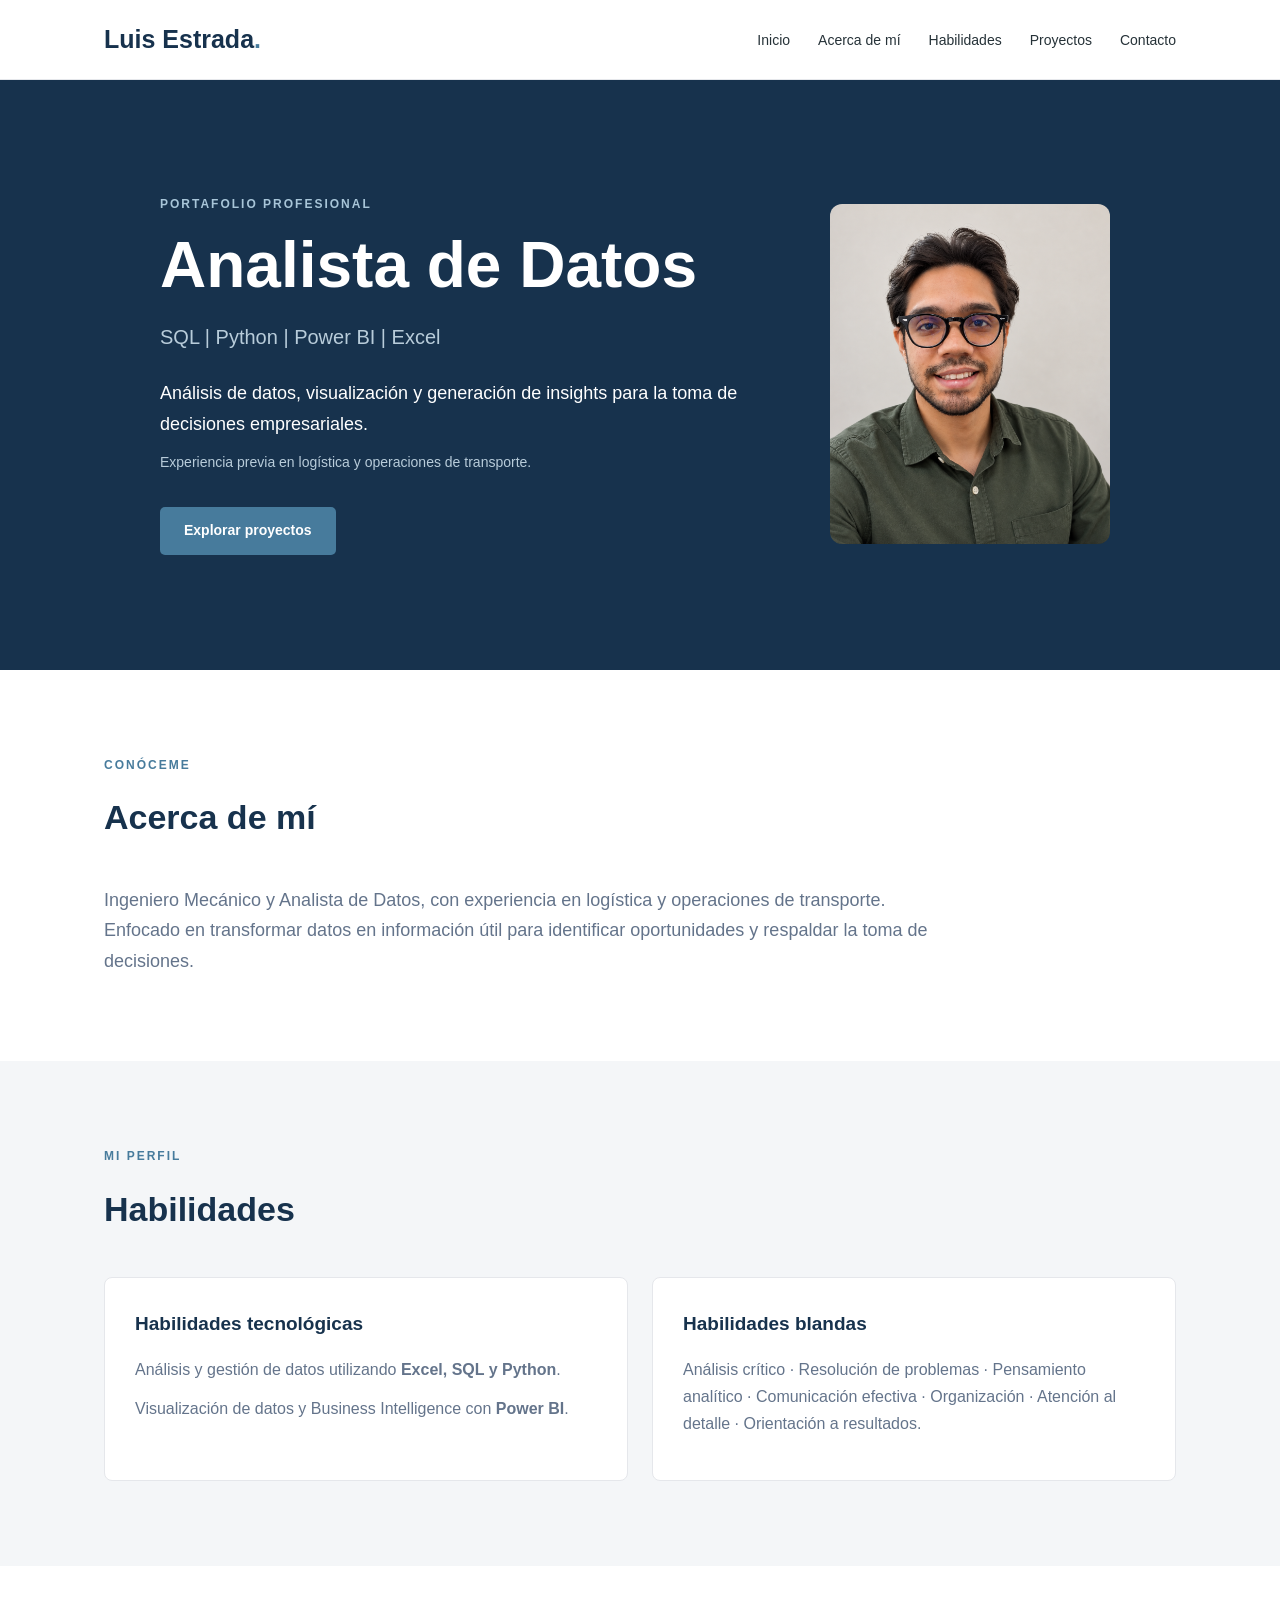
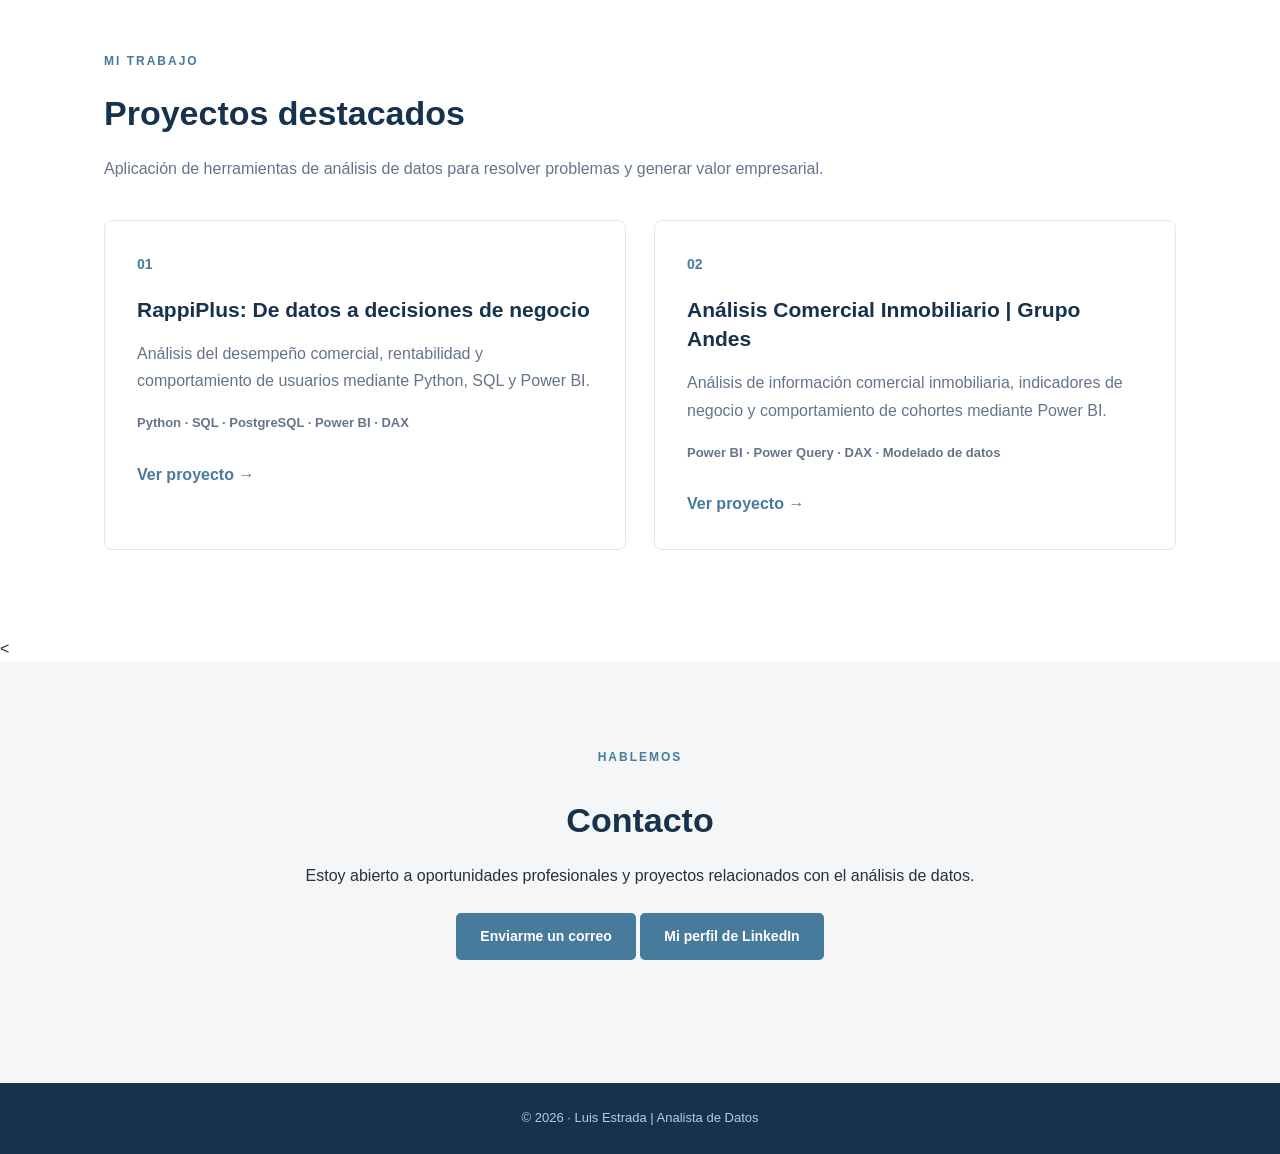
<file: index.html>
<!DOCTYPE html>
<html lang="es">
<head>
    <meta charset="UTF-8">
    <meta name="viewport" content="width=device-width, initial-scale=1.0">
    <meta name="description" content="Portafolio profesional de Analista de Datos. Proyectos de análisis, visualización y generación de insights para la toma de decisiones.">
    <title>Portafolio | Analista de Datos</title>
    <link rel="stylesheet" href="styles.css">
</head>

<body>

    <!-- Navegación -->
    <header>
        <nav class="navbar">
            <a href="#inicio" class="logo">Luis Estrada<span>.</span></a>

            <ul class="nav-links">
                <li><a href="#inicio">Inicio</a></li>
                <li><a href="#sobre-mi">Acerca de mí</a></li>
                <li><a href="#habilidades">Habilidades</a></li>
                <li><a href="#proyectos">Proyectos</a></li>
                <li><a href="#contacto">Contacto</a></li>
            </ul>
        </nav>
    </header>

    <main>

 
<!-- Presentación -->
<section id="inicio" class="hero">
    <div class="hero-layout">
        <div class="hero-content">
            <p class="eyebrow">PORTAFOLIO PROFESIONAL</p>

            <h1>Analista de Datos</h1>

            <h2>SQL | Python | Power BI | Excel</h2>

            <p class="hero-description">
                Análisis de datos, visualización y generación de insights
                para la toma de decisiones empresariales.
            </p>

            <p class="hero-note">
                Experiencia previa en logística y operaciones de transporte.
            </p>

            <a href="#proyectos" class="btn">Explorar proyectos</a>
        </div>

        <div class="hero-image">
            <img src="assets/img/foto-perfil.jpg"
                 alt="Foto de perfil de Luis Estrada">
        </div>
    </div>
</section>


        <!-- Acerca de mí -->
        <section id="sobre-mi" class="section">
            <div class="section-heading">
                <p class="eyebrow">CONÓCEME</p>
                <h2>Acerca de mí</h2>
            </div>

            <div class="about-content">
                <p>
                    Ingeniero Mecánico y Analista de Datos, con experiencia
                    en logística y operaciones de transporte. Enfocado en
                    transformar datos en información útil para identificar
                    oportunidades y respaldar la toma de decisiones.
                </p>
            </div>
        </section>

        <!-- Habilidades -->
        <section id="habilidades" class="section section-light">
            <div class="section-heading">
                <p class="eyebrow">MI PERFIL</p>
                <h2>Habilidades</h2>
            </div>

            <div class="skills-grid">
                <article class="skill-card">
                    <h3>Habilidades tecnológicas</h3>
                    <p>
                        Análisis y gestión de datos utilizando
                        <strong>Excel, SQL y Python</strong>.
                    </p>
                    <p>
                        Visualización de datos y Business Intelligence
                        con <strong>Power BI</strong>.
                    </p>
                </article>

                <article class="skill-card">
                    <h3>Habilidades blandas</h3>
                    <p>
                        Análisis crítico · Resolución de problemas ·
                        Pensamiento analítico · Comunicación efectiva ·
                        Organización · Atención al detalle ·
                        Orientación a resultados.
                    </p>
                </article>
            </div>
        </section>

        <!-- Proyectos -->
        <section id="proyectos" class="section">
            <div class="section-heading">
                <p class="eyebrow">MI TRABAJO</p>
                <h2>Proyectos destacados</h2>
                <p>
                    Aplicación de herramientas de análisis de datos
                    para resolver problemas y generar valor empresarial.
                </p>
            </div>

            <div class="projects-grid">

                <article class="project-card">
                    <div class="project-number">01</div>
                    <h3>RappiPlus: De datos a decisiones de negocio</h3>
                    <p>
                        Análisis del desempeño comercial, rentabilidad
                        y comportamiento de usuarios mediante Python,
                        SQL y Power BI.
                    </p>
                    <p class="project-tools">
                        Python · SQL · PostgreSQL · Power BI · DAX
                    </p>
                    <a href="proyectos/rappiplus.html" class="project-link">
                        Ver proyecto →
                    </a>
                </article>

                <article class="project-card">
                    <div class="project-number">02</div>
                    <h3>Análisis Comercial Inmobiliario | Grupo Andes</h3>
                    <p>
                        Análisis de información comercial inmobiliaria,
                        indicadores de negocio y comportamiento de
                        cohortes mediante Power BI.
                    </p>
                    <p class="project-tools">
                        Power BI · Power Query · DAX · Modelado de datos
                    </p>
                    <a href="proyectos/grupo-andes.html" class="project-link">
                        Ver proyecto →
                    </a>
                </article>

            </div>
        </section>

        <!-- Contacto -->
        <
<!-- Contacto -->
<section id="contacto" class="section section-light">
    <div class="section-heading">
        <p class="eyebrow">HABLEMOS</p>
        <h2>Contacto</h2>

        <p>
            Estoy abierto a oportunidades profesionales y
            proyectos relacionados con el análisis de datos.
        </p>

        <div class="contact-links">
            <a href="mailto:luis.estrada.a12@gmail.com" class="btn">
                Enviarme un correo
            </a>

            <a href="https://www.linkedin.com/in/luisestradaaraujo/"
               target="_blank"
               rel="noopener noreferrer"
               class="btn">
                Mi perfil de LinkedIn
            </a>
        </div>
    </div>
</section>


    <!-- Pie de página -->
    <footer>
        <p>© 2026 · Luis Estrada | Analista de Datos</p>
    </footer>

</body>
</html>
</file>
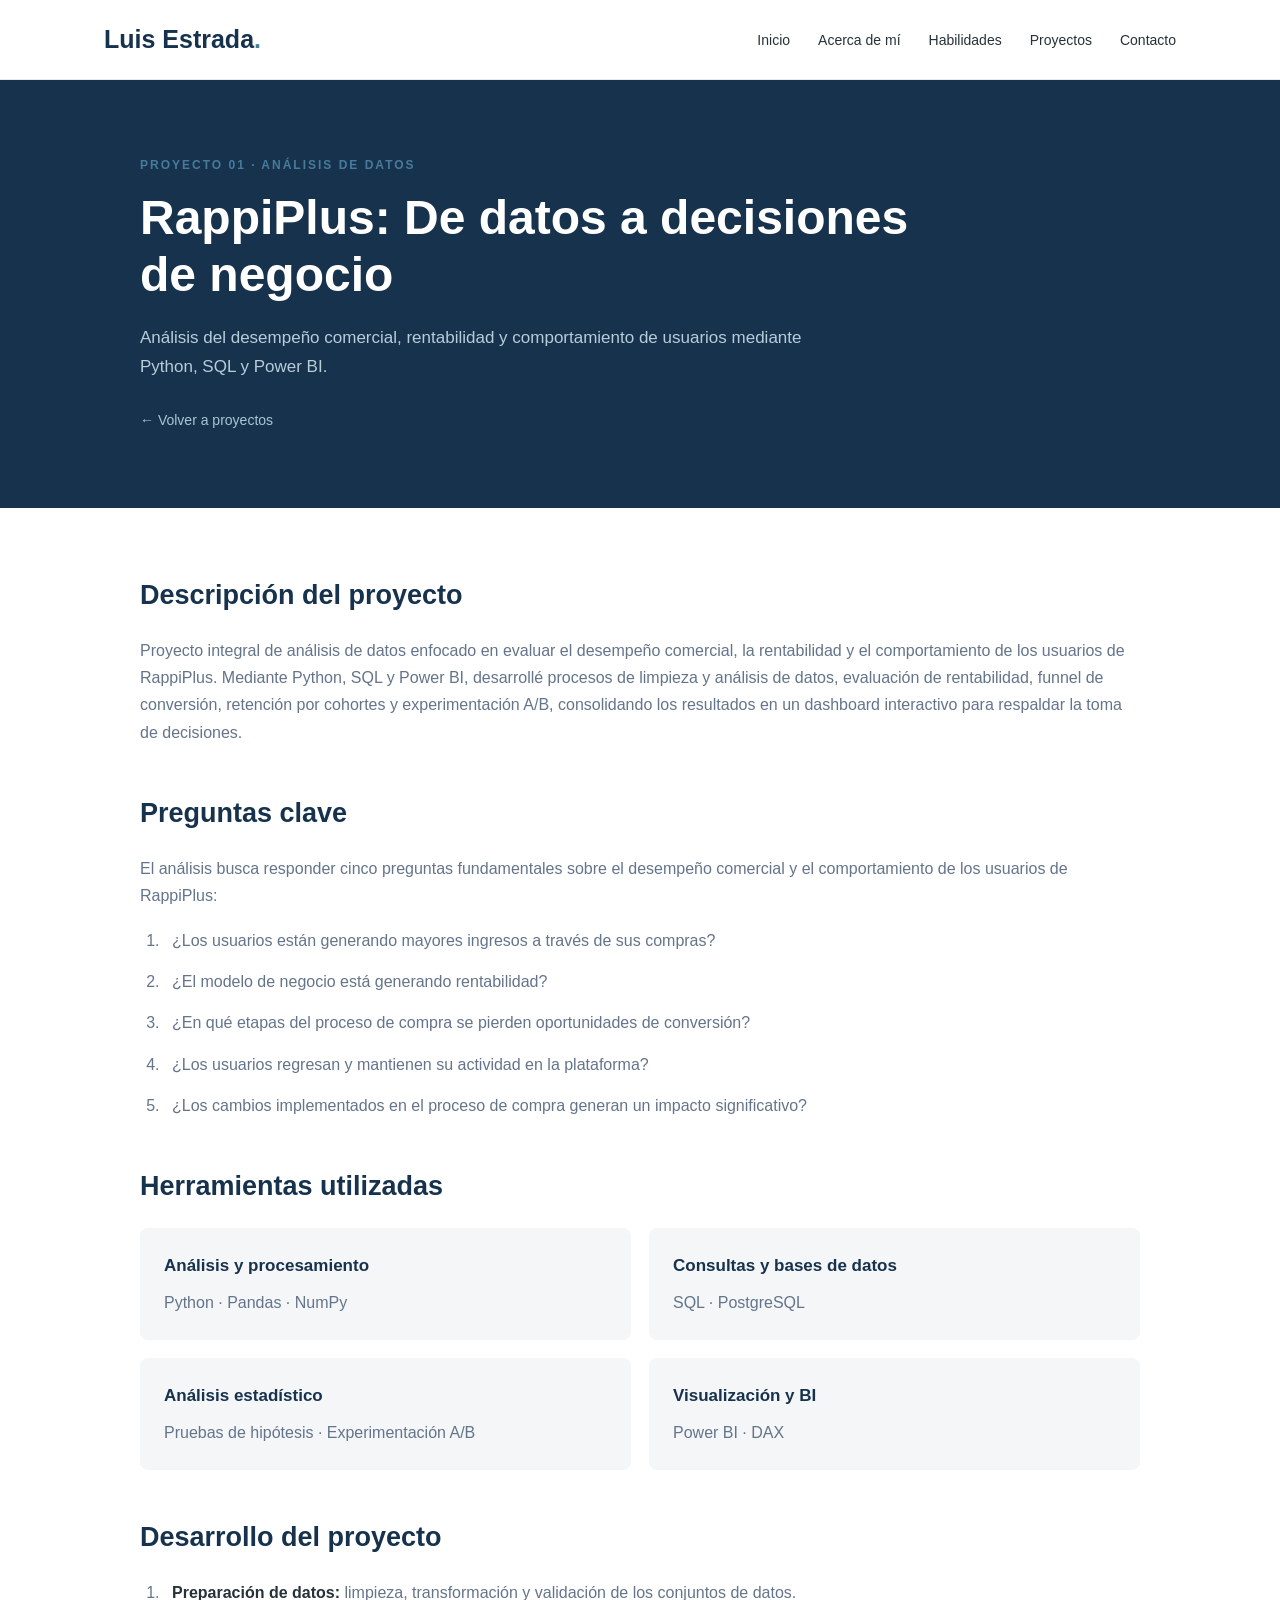
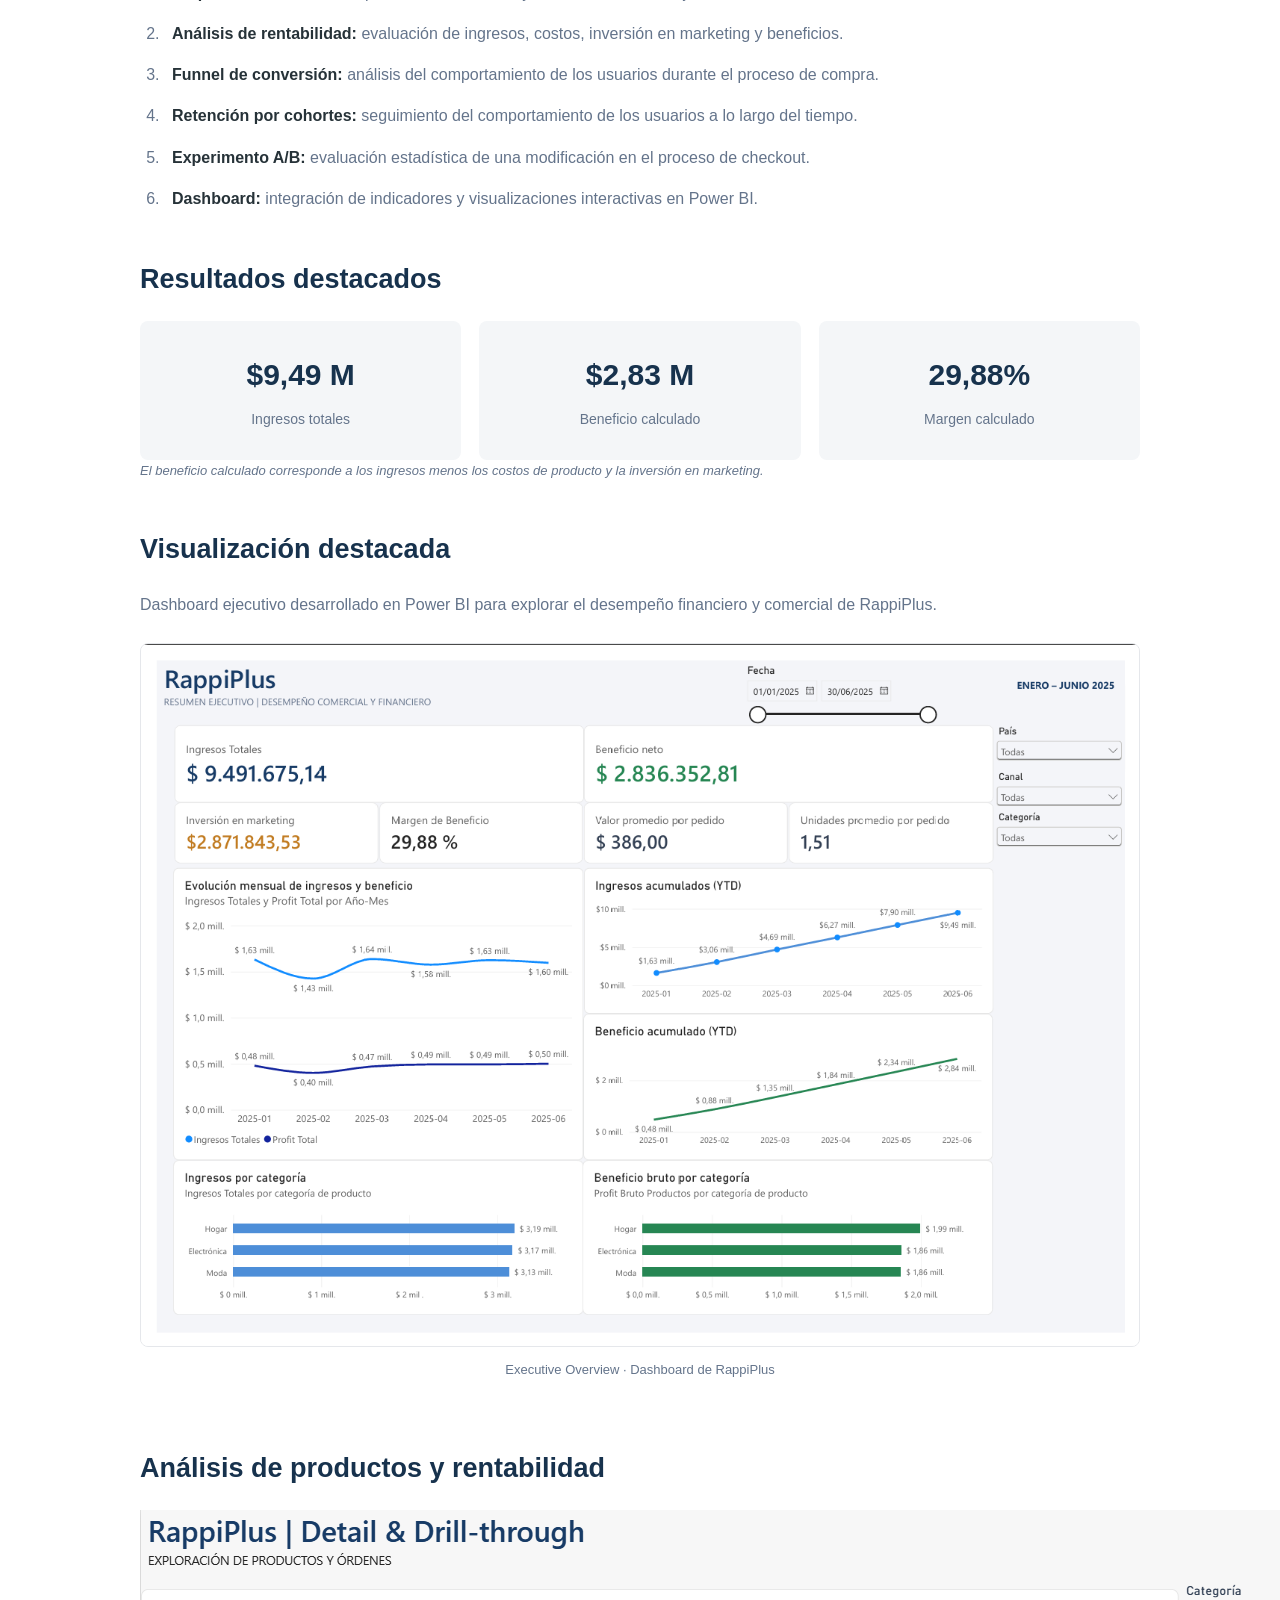
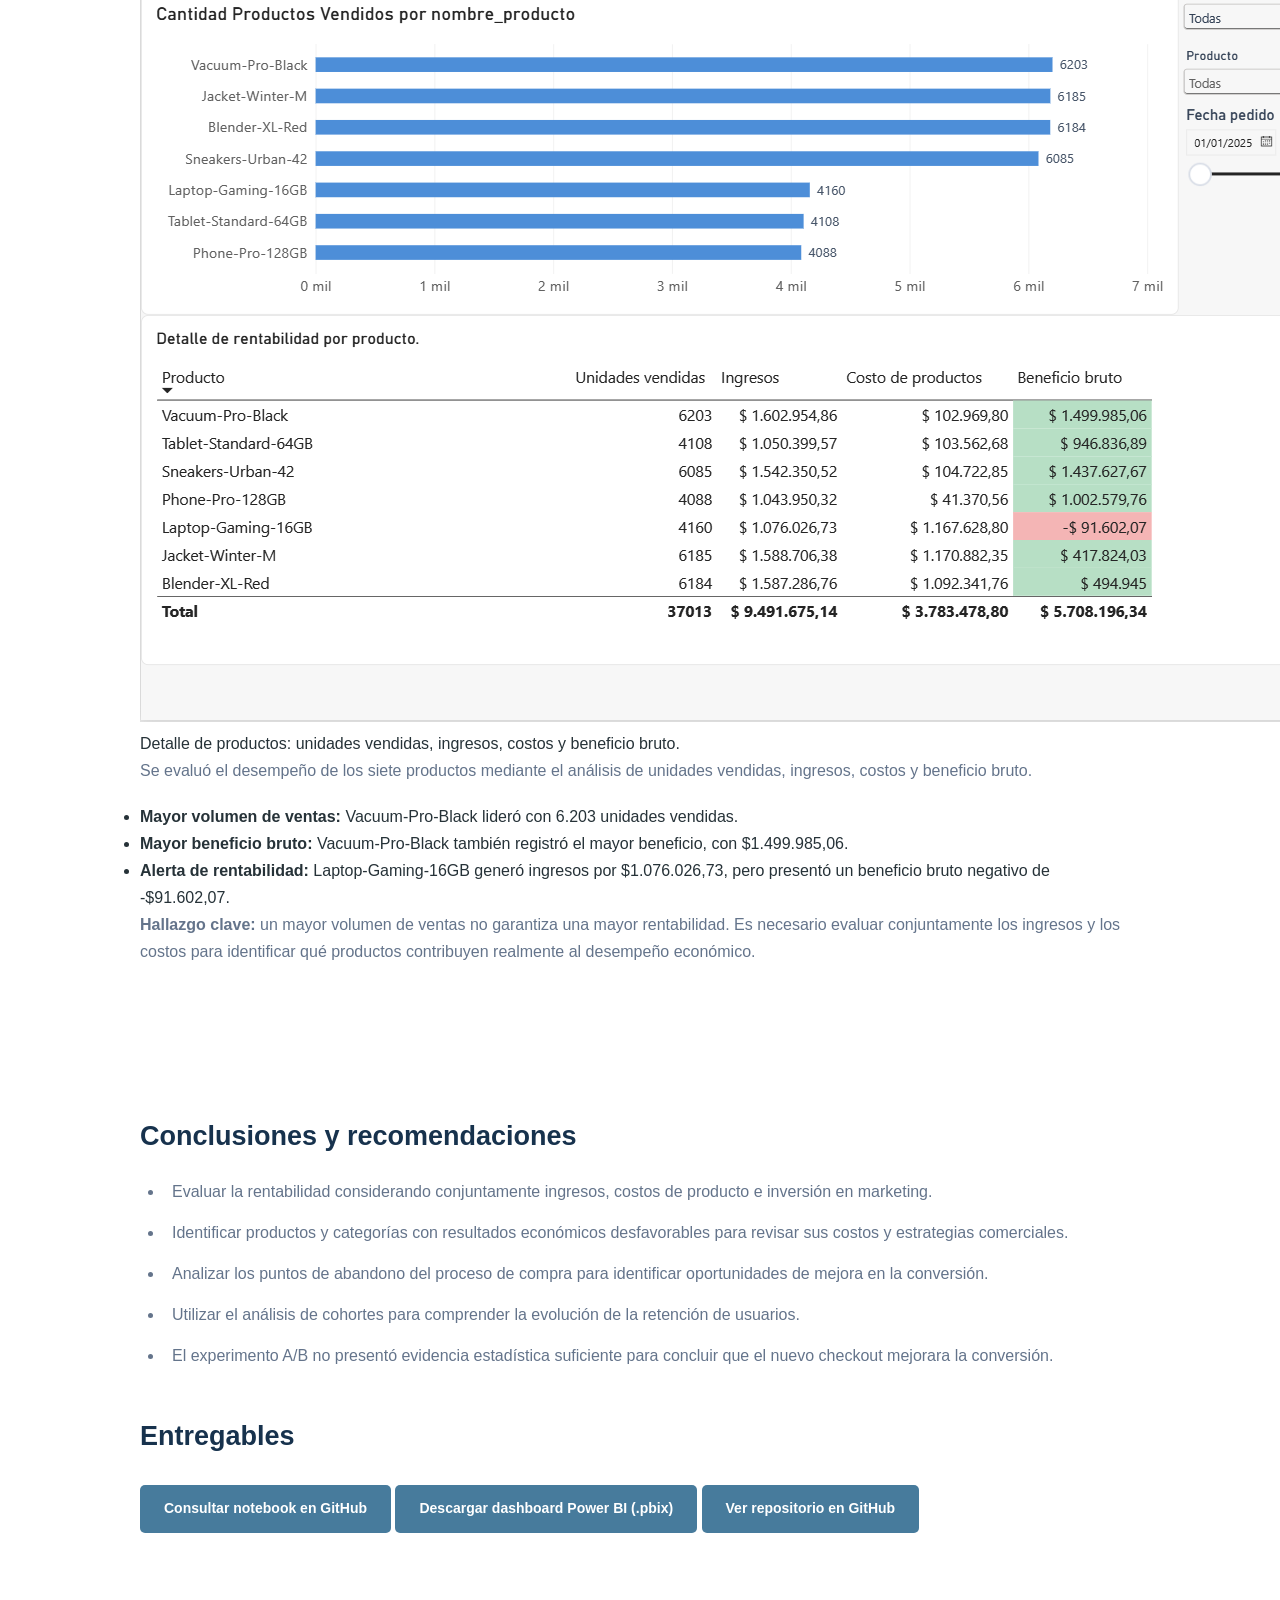
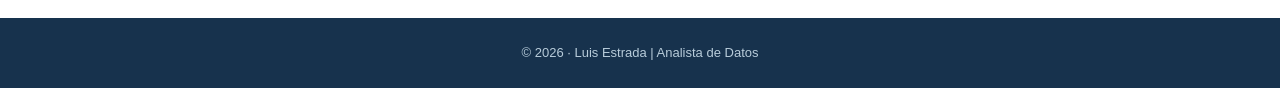
<file: proyectos/rappiplus.html>
<!DOCTYPE html>
<html lang="es">

<head>
    <meta charset="UTF-8">
    <meta name="viewport" content="width=device-width, initial-scale=1.0">

    <meta name="description"
        content="Proyecto RappiPlus: análisis de datos, rentabilidad, conversión, retención y experimentación A/B.">

    <title>RappiPlus | Luis Estrada - Analista de Datos</title>

    <link rel="stylesheet" href="../styles.css">
</head>

<body>

    <!-- NAVEGACIÓN -->
    <header>
        <nav class="navbar">
            <a href="../index.html" class="logo">Luis Estrada<span>.</span></a>

            <ul class="nav-links">
                <li><a href="../index.html">Inicio</a></li>
                <li><a href="../index.html#sobre-mi">Acerca de mí</a></li>
                <li><a href="../index.html#habilidades">Habilidades</a></li>
                <li><a href="../index.html#proyectos">Proyectos</a></li>
                <li><a href="../index.html#contacto">Contacto</a></li>
            </ul>
        </nav>
    </header>

    <main>

        <!-- ENCABEZADO DEL PROYECTO -->
        <section class="project-hero">

            <div class="project-detail-container">

                <p class="eyebrow">PROYECTO 01 · ANÁLISIS DE DATOS</p>

                <h1>RappiPlus: De datos a decisiones de negocio</h1>

                <p>
                    Análisis del desempeño comercial, rentabilidad y
                    comportamiento de usuarios mediante Python, SQL y Power BI.
                </p>

                <a href="../index.html#proyectos" class="project-back">
                    ← Volver a proyectos
                </a>

            </div>

        </section>

        <!-- CONTENIDO DEL PROYECTO -->
        <section class="project-detail-container project-section">

            <!-- DESCRIPCIÓN -->
            <h2>Descripción del proyecto</h2>

            <p>
                Proyecto integral de análisis de datos enfocado en evaluar
                el desempeño comercial, la rentabilidad y el comportamiento
                de los usuarios de RappiPlus. Mediante Python, SQL y Power BI,
                desarrollé procesos de limpieza y análisis de datos,
                evaluación de rentabilidad, funnel de conversión, retención
                por cohortes y experimentación A/B, consolidando los
                resultados en un dashboard interactivo para respaldar
                la toma de decisiones.
            </p>

            <!-- PREGUNTAS CLAVE -->
            <h2>Preguntas clave</h2>

            <p>
                El análisis busca responder cinco preguntas fundamentales
                sobre el desempeño comercial y el comportamiento de los
                usuarios de RappiPlus:
            </p>

            <ol class="project-stages">
                <li>
                    ¿Los usuarios están generando mayores ingresos a través
                    de sus compras?
                </li>

                <li>
                    ¿El modelo de negocio está generando rentabilidad?
                </li>

                <li>
                    ¿En qué etapas del proceso de compra se pierden
                    oportunidades de conversión?
                </li>

                <li>
                    ¿Los usuarios regresan y mantienen su actividad
                    en la plataforma?
                </li>

                <li>
                    ¿Los cambios implementados en el proceso de compra
                    generan un impacto significativo?
                </li>
            </ol>

            <!-- HERRAMIENTAS -->
            <h2>Herramientas utilizadas</h2>

            <div class="project-info-grid">

                <article class="project-info-card">
                    <h3>Análisis y procesamiento</h3>
                    <p>Python · Pandas · NumPy</p>
                </article>

                <article class="project-info-card">
                    <h3>Consultas y bases de datos</h3>
                    <p>SQL · PostgreSQL</p>
                </article>

                <article class="project-info-card">
                    <h3>Análisis estadístico</h3>
                    <p>Pruebas de hipótesis · Experimentación A/B</p>
                </article>

                <article class="project-info-card">
                    <h3>Visualización y BI</h3>
                    <p>Power BI · DAX</p>
                </article>

            </div>

            <!-- DESARROLLO -->
            <h2>Desarrollo del proyecto</h2>

            <ol class="project-stages">

                <li>
                    <strong>Preparación de datos:</strong>
                    limpieza, transformación y validación de los conjuntos de datos.
                </li>

                <li>
                    <strong>Análisis de rentabilidad:</strong>
                    evaluación de ingresos, costos, inversión en marketing y beneficios.
                </li>

                <li>
                    <strong>Funnel de conversión:</strong>
                    análisis del comportamiento de los usuarios durante el proceso de compra.
                </li>

                <li>
                    <strong>Retención por cohortes:</strong>
                    seguimiento del comportamiento de los usuarios a lo largo del tiempo.
                </li>

                <li>
                    <strong>Experimento A/B:</strong>
                    evaluación estadística de una modificación en el proceso de checkout.
                </li>

                <li>
                    <strong>Dashboard:</strong>
                    integración de indicadores y visualizaciones interactivas en Power BI.
                </li>

            </ol>

            <!-- RESULTADOS -->
            <h2>Resultados destacados</h2>

            <div class="project-metrics">

                <article class="metric-card">
                    <span>$9,49 M</span>
                    <p>Ingresos totales</p>
                </article>

                <article class="metric-card">
                    <span>$2,83 M</span>
                    <p>Beneficio calculado</p>
                </article>

                <article class="metric-card">
                    <span>29,88%</span>
                    <p>Margen calculado</p>
                </article>

            </div>

            <p class="project-note">
                El beneficio calculado corresponde a los ingresos menos
                los costos de producto y la inversión en marketing.
            </p>

            <!-- DASHBOARD -->
            <h2>Visualización destacada</h2>

            <p>
                Dashboard ejecutivo desarrollado en Power BI para
                explorar el desempeño financiero y comercial de RappiPlus.
            </p>

            <figure class="project-dashboard">

                <img
                    src="../assets/img/rappiplus-dashboard.png"
                    alt="Dashboard Executive Overview del proyecto RappiPlus desarrollado en Power BI">

                <figcaption>
                    Executive Overview · Dashboard de RappiPlus
                </figcaption>

            </figure>
            
<!-- ANÁLISIS DE PRODUCTOS Y RENTABILIDAD -->
<section class="project-section">
    <h2>Análisis de productos y rentabilidad</h2>

    <figure class="project-image">
        <img
            src="../assets/img/rappiplus-productos.png"
            alt="Dashboard de análisis de ventas y rentabilidad por producto de RappiPlus"
        >
        <figcaption>
            Detalle de productos: unidades vendidas, ingresos,
            costos y beneficio bruto.
        </figcaption>
    </figure>

    <p>
        Se evaluó el desempeño de los siete productos mediante
        el análisis de unidades vendidas, ingresos, costos y
        beneficio bruto.
    </p>

    <ul>
        <li>
            <strong>Mayor volumen de ventas:</strong>
            Vacuum-Pro-Black lideró con 6.203 unidades vendidas.
        </li>
        <li>
            <strong>Mayor beneficio bruto:</strong>
            Vacuum-Pro-Black también registró el mayor beneficio,
            con $1.499.985,06.
        </li>
        <li>
            <strong>Alerta de rentabilidad:</strong>
            Laptop-Gaming-16GB generó ingresos por $1.076.026,73,
            pero presentó un beneficio bruto negativo de
            -$91.602,07.
        </li>
    </ul>

    <p>
        <strong>Hallazgo clave:</strong> un mayor volumen de ventas
        no garantiza una mayor rentabilidad. Es necesario evaluar
        conjuntamente los ingresos y los costos para identificar
        qué productos contribuyen realmente al desempeño económico.
    </p>
</section>
<!-- CONCLUSIONES -->
            <h2>Conclusiones y recomendaciones</h2>

            <ul class="project-conclusions">

                <li>
                    Evaluar la rentabilidad considerando conjuntamente
                    ingresos, costos de producto e inversión en marketing.
                </li>

                <li>
                    Identificar productos y categorías con resultados
                    económicos desfavorables para revisar sus costos
                    y estrategias comerciales.
                </li>

                <li>
                    Analizar los puntos de abandono del proceso de compra
                    para identificar oportunidades de mejora en la conversión.
                </li>

                <li>
                    Utilizar el análisis de cohortes para comprender
                    la evolución de la retención de usuarios.
                </li>

                <li>
                    El experimento A/B no presentó evidencia estadística
                    suficiente para concluir que el nuevo checkout
                    mejorara la conversión.
                </li>

            </ul>


<!-- ENTREGABLES -->
<h2>Entregables</h2>

<div class="project-deliverables">

    <a
        href="https://github.com/Lfestradaa/rappiplus-data-analysis/blob/main/RappiPlus_Portafolio_Organizado_Seguro.ipynb"
        target="_blank"
        rel="noopener noreferrer"
        class="btn">
        Consultar notebook en GitHub
    </a>

    <a
        href="../assets/archivos/RappiPlus.pbix"
        class="btn"
        download="RappiPlus.pbix">
        Descargar dashboard Power BI (.pbix)
    </a>

    <a
        href="https://github.com/Lfestradaa/rappiplus-data-analysis"
        target="_blank"
        rel="noopener noreferrer"
        class="btn">
        Ver repositorio en GitHub
    </a>

</div>


        </section>

    </main>

    <!-- PIE DE PÁGINA -->
    <footer>
        <p>© 2026 · Luis Estrada | Analista de Datos</p>
    </footer>

</body>
</html>
</file>
<file: styles.css>
/* =================================
   1. CONFIGURACIÓN GENERAL
================================= */

:root {
    --navy: #17324D;
    --steel-blue: #477B9C;
    --light-gray: #F4F6F8;
    --white: #FFFFFF;
    --graphite: #263238;
    --muted: #64748B;
}

* {
    margin: 0;
    padding: 0;
    box-sizing: border-box;
    scroll-behavior: smooth;
}

body {
    font-family: Arial, Helvetica, sans-serif;
    color: var(--graphite);
    background-color: var(--white);
    line-height: 1.7;
}

a {
    text-decoration: none;
    color: inherit;
}

/* =================================
   2. NAVEGACIÓN
================================= */

header {
    width: 100%;
    background-color: var(--white);
    border-bottom: 1px solid #E5E7EB;
    position: sticky;
    top: 0;
    z-index: 100;
}

.navbar {
    max-width: 1120px;
    margin: auto;
    padding: 18px 24px;
    display: flex;
    justify-content: space-between;
    align-items: center;
}

.logo {
    font-size: 25px;
    font-weight: bold;
    color: var(--navy);
}

.logo span {
    color: var(--steel-blue);
}

.nav-links {
    display: flex;
    gap: 28px;
    list-style: none;
}

.nav-links a {
    font-size: 14px;
    color: var(--graphite);
    transition: color 0.3s;
}

.nav-links a:hover {
    color: var(--steel-blue);
}

/* =================================
   3. PRESENTACIÓN PRINCIPAL
================================= */

.hero {
    min-height: 590px;
    display: flex;
    align-items: center;
    background-color: var(--navy);
    color: var(--white);
    padding: 90px 24px;
}

.hero-content {
    max-width: 1120px;
    width: 100%;
    margin: auto;
}

.eyebrow {
    color: var(--steel-blue);
    font-size: 12px;
    font-weight: bold;
    letter-spacing: 2px;
    margin-bottom: 14px;
}

.hero .eyebrow {
    color: #A8C5D8;
}

.hero h1 {
    font-size: clamp(42px, 6vw, 64px);
    line-height: 1.15;
    margin-bottom: 18px;
}

.hero h2 {
    font-size: 20px;
    font-weight: normal;
    color: #B8CCDA;
    margin-bottom: 24px;
}

.hero-description {
    max-width: 620px;
    font-size: 18px;
    margin-bottom: 12px;
}

.hero-note {
    color: #B8CCDA;
    font-size: 14px;
    margin-bottom: 32px;
}

.btn {
    display: inline-block;
    padding: 12px 24px;
    background-color: var(--steel-blue);
    color: var(--white);
    border-radius: 5px;
    font-size: 14px;
    font-weight: bold;
    transition: background-color 0.3s;
}

.btn:hover {
    background-color: #35627F;
}

/* =================================
   4. SECCIONES GENERALES
================================= */

.section {
    max-width: 1120px;
    margin: auto;
    padding: 85px 24px;
}

.section-light {
    max-width: none;
    background-color: var(--light-gray);
    padding: 85px max(24px, calc((100% - 1072px) / 2));
}

.section-heading {
    margin-bottom: 38px;
}

.section-heading h2 {
    color: var(--navy);
    font-size: 34px;
    margin-bottom: 12px;
}

.section-heading > p:last-child {
    color: var(--muted);
}

/* =================================
   5. ACERCA DE MÍ
================================= */

.about-content {
    max-width: 850px;
    font-size: 18px;
    color: var(--muted);
}

/* =================================
   6. HABILIDADES
================================= */

.skills-grid {
    display: grid;
    grid-template-columns: repeat(2, 1fr);
    gap: 24px;
}

.skill-card {
    background-color: var(--white);
    padding: 30px;
    border: 1px solid #E5E7EB;
    border-radius: 8px;
}

.skill-card h3 {
    color: var(--navy);
    font-size: 19px;
    margin-bottom: 16px;
}

.skill-card p {
    color: var(--muted);
    margin-bottom: 12px;
}

/* =================================
   7. PROYECTOS
================================= */

.projects-grid {
    display: grid;
    grid-template-columns: repeat(2, 1fr);
    gap: 28px;
}

.project-card {
    padding: 32px;
    border: 1px solid #E5E7EB;
    border-radius: 8px;
    transition: transform 0.3s, box-shadow 0.3s;
}

.project-card:hover {
    transform: translateY(-5px);
    box-shadow: 0 10px 25px rgba(23, 50, 77, 0.08);
}

.project-number {
    color: var(--steel-blue);
    font-size: 14px;
    font-weight: bold;
    margin-bottom: 18px;
}

.project-card h3 {
    color: var(--navy);
    font-size: 21px;
    line-height: 1.4;
    margin-bottom: 16px;
}

.project-card p {
    color: var(--muted);
    margin-bottom: 18px;
}

.project-tools {
    font-size: 13px;
    font-weight: bold;
}

.project-link {
    display: inline-block;
    color: var(--steel-blue);
    font-weight: bold;
    margin-top: 8px;
}

.project-link:hover {
    color: var(--navy);
}

/* =================================
   8. CONTACTO
================================= */

#contacto .section-heading {
    text-align: center;
}

#contacto .section-heading > p {
    margin-bottom: 24px;
}

/* =================================
   9. PIE DE PÁGINA
================================= */

footer {
    background-color: var(--navy);
    color: #B8CCDA;
    text-align: center;
    padding: 24px;
    font-size: 13px;
}

/* =================================
   10. DISEÑO RESPONSIVE
================================= */

@media (max-width: 768px) {

    .navbar {
        flex-direction: column;
        gap: 14px;
    }

    .nav-links {
        justify-content: center;
        flex-wrap: wrap;
        gap: 12px 18px;
    }

    .hero {
        min-height: 500px;
        padding: 70px 24px;
    }

    .hero h1 {
        font-size: 42px;
    }

    .skills-grid,
    .projects-grid {
        grid-template-columns: 1fr;
    }

    .section,
    .section-light {
        padding: 65px 24px;
    }

    .section-heading h2 {
        font-size: 29px;
    }
}

/* =================================
   11. PÁGINAS INDIVIDUALES
================================= */

.project-hero {
    background-color: var(--navy);
    color: var(--white);
    padding: 75px 24px;
}

.project-detail-container {
    max-width: 1000px;
    margin: auto;
}

.project-hero h1 {
    max-width: 800px;
    font-size: clamp(34px, 5vw, 48px);
    line-height: 1.2;
    margin-bottom: 20px;
}

.project-hero p:not(.eyebrow) {
    max-width: 720px;
    color: #B8CCDA;
    font-size: 17px;
    margin-bottom: 24px;
}

.project-back {
    color: #A8C5D8;
    font-size: 14px;
}

.project-section {
    padding-top: 65px;
    padding-bottom: 85px;
}

.project-section h2 {
    color: var(--navy);
    font-size: 27px;
    margin-top: 45px;
    margin-bottom: 18px;
}

.project-section > h2:first-child {
    margin-top: 0;
}

.project-section > p {
    color: var(--muted);
    margin-bottom: 18px;
}

.project-info-grid {
    display: grid;
    grid-template-columns: repeat(2, 1fr);
    gap: 18px;
}

.project-info-card {
    padding: 24px;
    background: var(--light-gray);
    border-radius: 8px;
}

.project-info-card h3 {
    color: var(--navy);
    font-size: 17px;
    margin-bottom: 8px;
}

.project-info-card p {
    color: var(--muted);
}

.project-stages,
.project-conclusions {
    padding-left: 24px;
    color: var(--muted);
}

.project-stages li,
.project-conclusions li {
    padding-left: 8px;
    margin-bottom: 14px;
}

.project-stages strong {
    color: var(--graphite);
}

.project-metrics {
    display: grid;
    grid-template-columns: repeat(3, 1fr);
    gap: 18px;
}

.metric-card {
    padding: 28px 18px;
    text-align: center;
    background: var(--light-gray);
    border-radius: 8px;
}

.metric-card span {
    display: block;
    color: var(--navy);
    font-size: 30px;
    font-weight: bold;
    margin-bottom: 8px;
}

.metric-card p {
    color: var(--muted);
    font-size: 14px;
}

.project-note {
    font-size: 13px;
    font-style: italic;
}

.project-dashboard {
    margin-top: 25px;
}

.project-dashboard img {
    display: block;
    width: 100%;
    height: auto;
    border-radius: 8px;
    border: 1px solid #E5E7EB;
}

.project-dashboard figcaption {
    color: var(--muted);
    font-size: 13px;
    text-align: center;
    margin-top: 12px;
}

.project-deliverables {
    margin-top: 25px;
}

/* Adaptación para móviles */

@media (max-width: 768px) {

    .project-info-grid,
    .project-metrics {
        grid-template-columns: 1fr;
    }

    .project-hero {
        padding: 60px 24px;
    }

    .project-section h2 {
        font-size: 24px;
    }

    .metric-card span {
        font-size: 26px;
    }
}

/* Presentación con foto de perfil */
.hero-layout {
    display: flex;
    align-items: center;
    justify-content: space-between;
    gap: 60px;
    max-width: 1100px;
    margin: 0 auto;
}

.hero-content {
    flex: 1;
}

.hero-image {
    flex: 0 0 300px;
    display: flex;
    justify-content: center;
}

.hero-image img {
    width: 280px;
    height: 340px;
    object-fit: cover;
    object-position: center;
    border-radius: 12px;
}

/* Adaptación para móviles */
@media (max-width: 768px) {
    .hero-layout {
        flex-direction: column-reverse;
        gap: 30px;
        text-align: center;
    }

    .hero-image {
        flex-basis: auto;
    }

    .hero-image img {
        width: 210px;
        height: 250px;
    }
}
</file>
